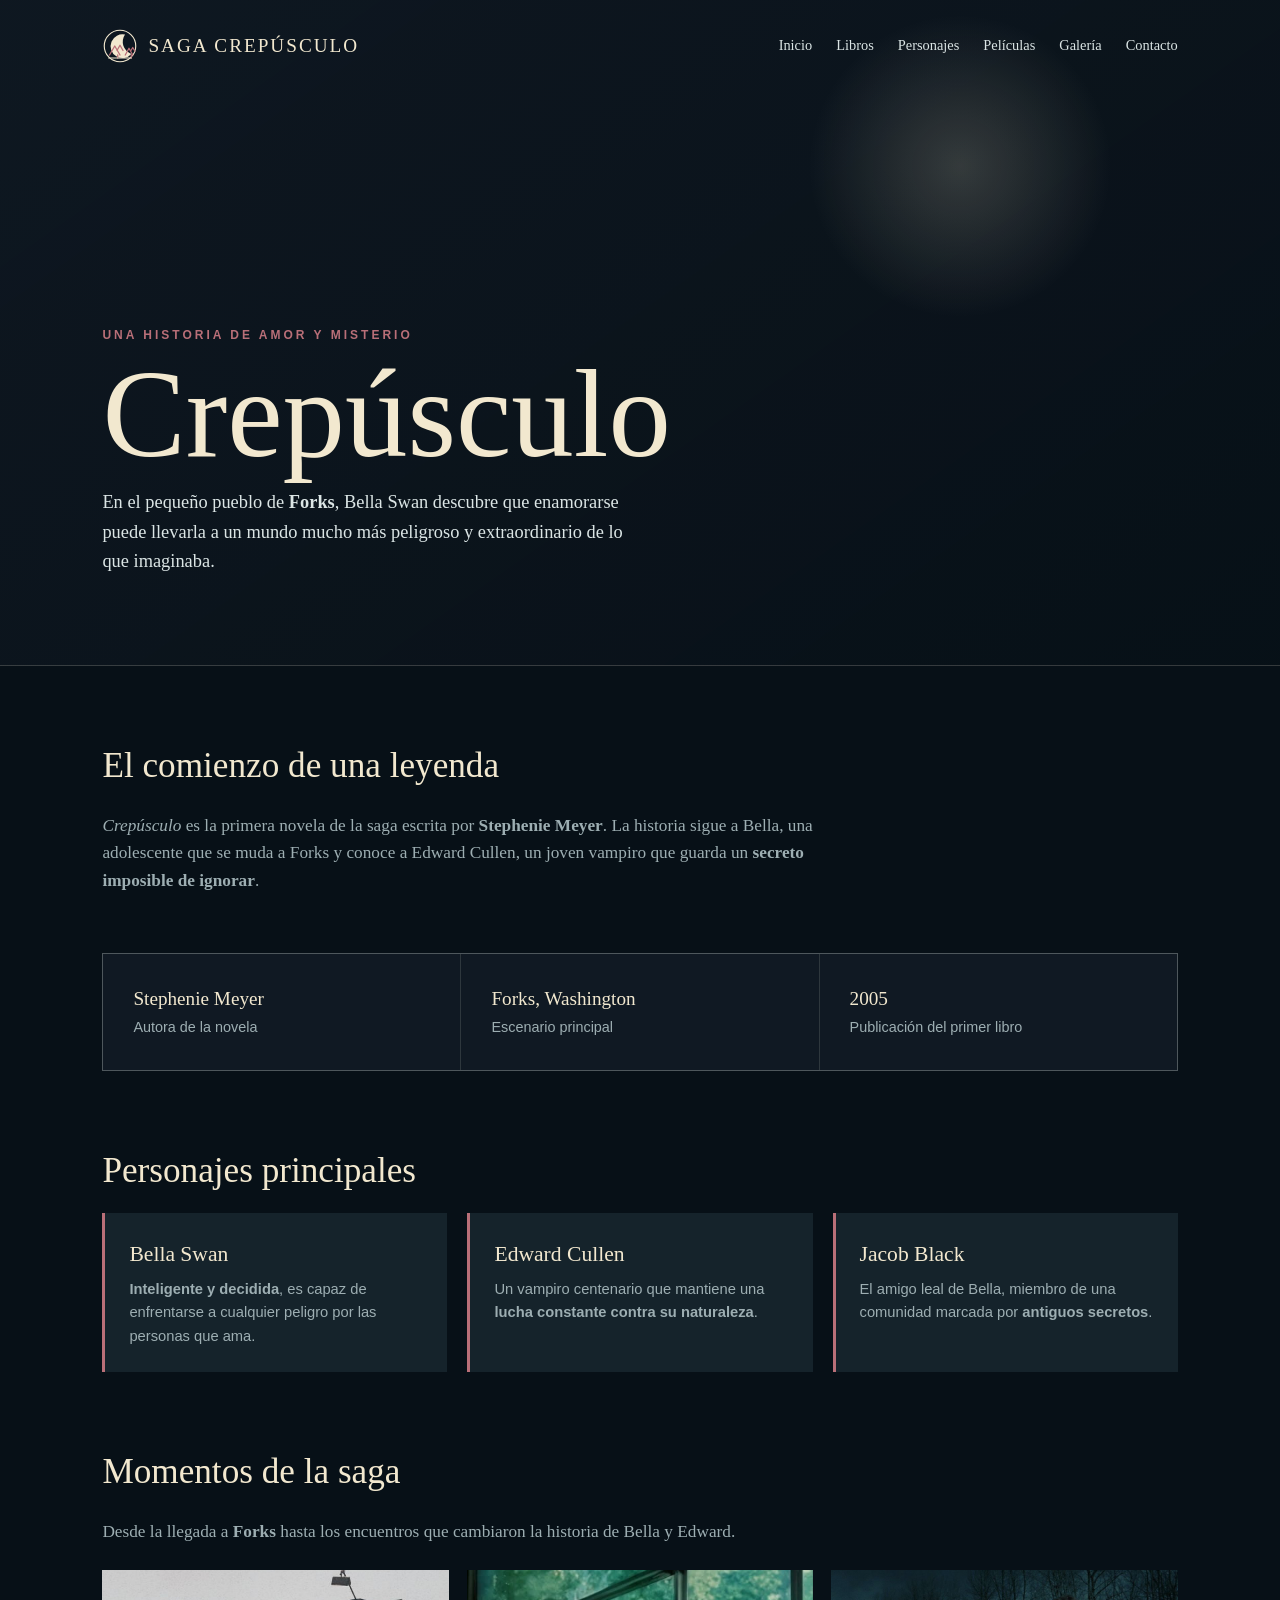
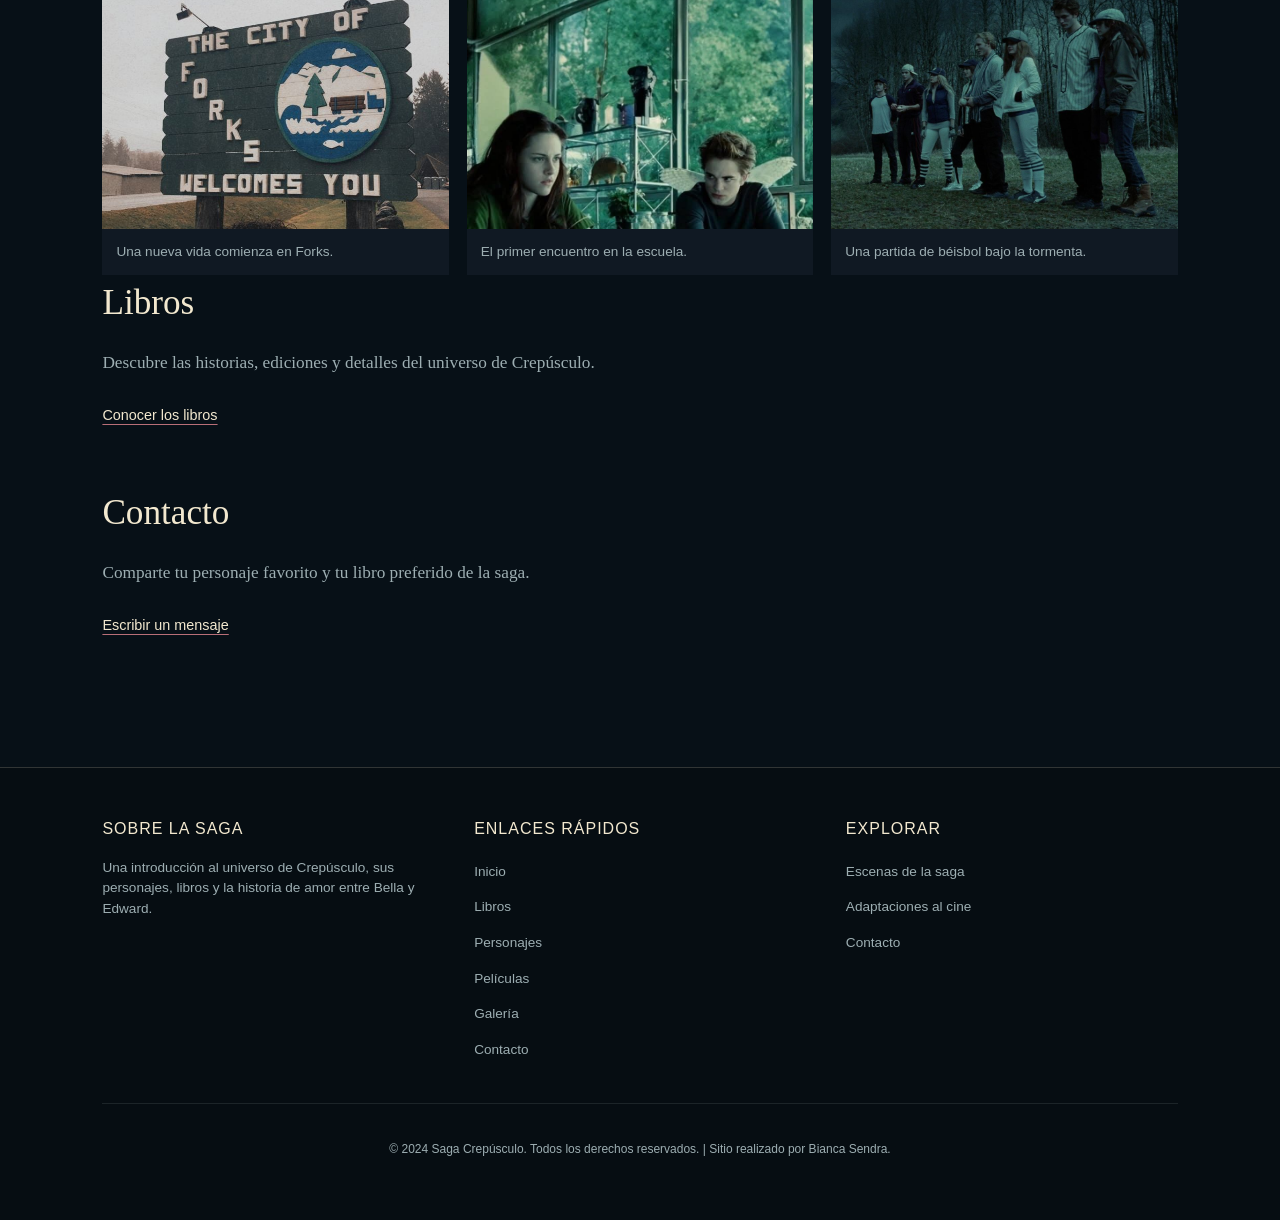
<file: index.html>
<!DOCTYPE html>
<html lang="es">
<head>
   
   
    <meta charset="UTF-8">
    <meta name="viewport" content="width=device-width, initial-scale=1.0">
    <meta name="description" content="Una introducción al universo de Crepúsculo, sus personajes y sus libros.">
    <title>Crepúsculo | Una historia de amor y misterio</title>
    <link rel="stylesheet" href="index.css">
</head>
<body>
    <header>
        <nav aria-label="Navegacion principal">
            <a class="brand" href="index.html"><img class="brand-logo" src="imagenes/logo-saga.svg" alt="">Saga Crepúsculo</a>
            <div class="nav-links">
                <a href="index.html">Inicio</a>
                <a href="libros.html">Libros</a>
                <a href="personajes.html">Personajes</a>
                <a href="peliculas.html#peliculas">Películas</a>
                <a href="galeria.html">Galería</a>
                <a href="contact.html">Contacto</a>
            </div>
        </nav>

        <div class="hero">
            <div class="eyebrow">Una historia de amor y misterio</div>
            <h1>Crepúsculo</h1>
            <p>En el pequeño pueblo de <strong>Forks</strong>, Bella Swan descubre que enamorarse puede llevarla a un mundo mucho más peligroso y extraordinario de lo que imaginaba.</p>
        </div>
    </header>

    <main>
        <section id="inicio" class="intro">
            <h2>El comienzo de una leyenda</h2>
            <p><em>Crepúsculo</em> es la primera novela de la saga escrita por <strong>Stephenie Meyer</strong>. La historia sigue a Bella, una adolescente que se muda a Forks y conoce a Edward Cullen, un joven vampiro que guarda un <strong>secreto imposible de ignorar</strong>.</p>
        </section>

        <section class="facts" aria-label="Datos de la saga">
            <div class="fact"><strong>Stephenie Meyer</strong><span>Autora de la novela</span></div>
            <div class="fact"><strong>Forks, Washington</strong><span>Escenario principal</span></div>
            <div class="fact"><strong>2005</strong><span>Publicación del primer libro</span></div>
        </section>

        <section id="personajes" class="characters">
            <h2>Personajes principales</h2>
            <div class="character-list">
                <article class="character">
                    <h3>Bella Swan</h3>
                    <p><strong>Inteligente y decidida</strong>, es capaz de enfrentarse a cualquier peligro por las personas que ama.</p>
                </article>
                <article class="character">
                    <h3>Edward Cullen</h3>
                    <p>Un vampiro centenario que mantiene una <strong>lucha constante contra su naturaleza</strong>.</p>
                </article>
                <article class="character">
                    <h3>Jacob Black</h3>
                    <p>El amigo leal de Bella, miembro de una comunidad marcada por <strong>antiguos secretos</strong>.</p>
                </article>
            </div>
        </section>

        <section id="galeria" class="home-gallery">
            <div class="home-gallery-heading">
                <h2><a href="galeria.html">Momentos de la saga</a></h2>
                <p>Desde la llegada a <strong>Forks</strong> hasta los encuentros que cambiaron la historia de Bella y Edward.</p>
            </div>
            <div class="home-gallery-grid">
                <figure>
                    <img src="imagenes/momento6.jpg" alt="Cartel de bienvenida a Forks" loading="lazy">
                    <figcaption>Una nueva vida comienza en Forks.</figcaption>
                </figure>
                <figure>
                    <img src="imagenes/momento13.jpg" alt="Bella y Edward en su primera clase de Biología" loading="lazy">
                    <figcaption>El primer encuentro en la escuela.</figcaption>
                </figure>
                <figure>
                    <img src="imagenes/momento10.jpg" alt="La familia Cullen juega béisbol en el bosque" loading="lazy">
                    <figcaption>Una partida de béisbol bajo la tormenta.</figcaption>
                </figure>
            </div>
        </section>

        <section id="libros" class="intro">
            <h2>Libros</h2>
            <p>Descubre las historias, ediciones y detalles del universo de Crepúsculo.</p>
            <a class="section-link" href="libros.html">Conocer los libros</a>
        </section>

        <section id="contacto" class="intro">
            <h2>Contacto</h2>
            <p>Comparte tu personaje favorito y tu libro preferido de la saga.</p>
            <a class="section-link" href="contact.html">Escribir un mensaje</a>
        </section>
    </main>

    <footer>
        <div class="footer-container">
            <div class="footer-section">
                <h3>Sobre la Saga</h3>
                <p>Una introducción al universo de Crepúsculo, sus personajes, libros y la historia de amor entre Bella y Edward.</p>
            </div>

            <div class="footer-section">
                <h3>Enlaces Rápidos</h3>
                <ul>
                    <li><a href="index.html">Inicio</a></li>
                    <li><a href="libros.html">Libros</a></li>
                    <li><a href="personajes.html">Personajes</a></li>
                    <li><a href="peliculas.html#peliculas">Películas</a></li>
                    <li><a href="galeria.html">Galería</a></li>
                    <li><a href="contact.html">Contacto</a></li>
                </ul>
            </div>

            <div class="footer-section">
                <h3>Explorar</h3>
                <ul>
                    <li><a href="galeria.html">Escenas de la saga</a></li>
                    <li><a href="peliculas.html#peliculas">Adaptaciones al cine</a></li>
                    <li><a href="contact.html">Contacto</a></li>
                </ul>
            </div>
        </div>

        <div class="footer-bottom">
            <p>&copy; 2024 Saga Crepúsculo. Todos los derechos reservados. | Sitio realizado por Bianca Sendra.</p>
        </div>
    </footer>
</body>
</html>
</file>
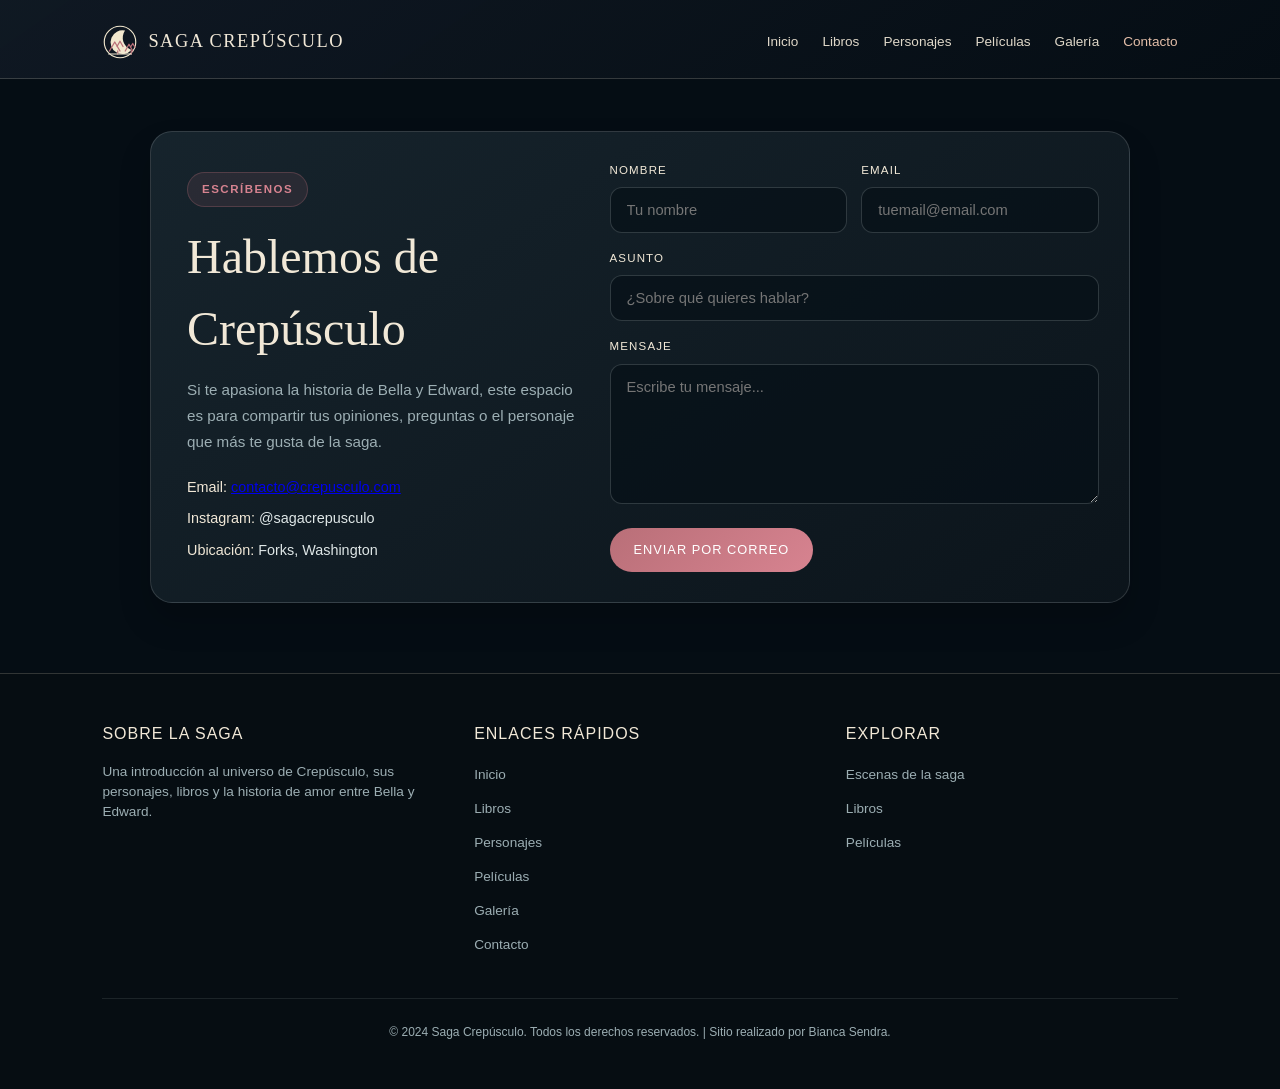
<file: contact.html>
<!DOCTYPE html>
<html lang="es">
<head>
    <meta charset="UTF-8">
    <meta name="viewport" content="width=device-width, initial-scale=1.0">
    <meta name="description" content="Contacto de la saga Crepúsculo.">
    <title>Contacto | Saga Crepúsculo</title>
    <link rel="stylesheet" href="contact.css">
</head>
<body>
    <header>
        <nav aria-label="Navegación principal">
            <a class="brand" href="index.html"><img class="brand-logo" src="imagenes/logo-saga.svg" alt="">Saga Crepúsculo</a>
            <div class="nav-links">
                <a href="index.html">Inicio</a>
                <a href="libros.html">Libros</a>
                <a href="personajes.html">Personajes</a>
                <a href="peliculas.html">Películas</a>
                <a href="galeria.html">Galería</a>
                <a href="contact.html" aria-current="page">Contacto</a>
            </div>
        </nav>
    </header>

    <main>
        <section class="contact-card" aria-label="Formulario de contacto">
            <div class="contact-info">
                <span class="contact-badge">Escríbenos</span>
                <h1>Hablemos de Crepúsculo</h1>
                <p>Si te apasiona la historia de Bella y Edward, este espacio es para compartir tus opiniones, preguntas o el personaje que más te gusta de la saga.</p>

                <div class="contact-details">
                    <div class="contact-item"><strong>Email:</strong> <a href="mailto:contacto@crepusculo.com">contacto@crepusculo.com</a></div>
                    <div class="contact-item"><strong>Instagram:</strong> @sagacrepusculo</div>
                    <div class="contact-item"><strong>Ubicación:</strong> Forks, Washington</div>
                </div>
            </div>

            <form class="contact-form" action="mailto:contacto@crepusculo.com" method="post" enctype="text/plain">
                <div class="field-row">
                    <div>
                        <label for="nombre">Nombre</label>
                        <input id="nombre" name="nombre" type="text" placeholder="Tu nombre" required>
                    </div>
                    <div>
                        <label for="email">Email</label>
                        <input id="email" name="email" type="email" placeholder="tuemail@email.com" required>
                    </div>
                </div>

                <div>
                    <label for="asunto">Asunto</label>
                    <input id="asunto" name="asunto" type="text" placeholder="¿Sobre qué quieres hablar?" required>
                </div>

                <div>
                    <label for="mensaje">Mensaje</label>
                    <textarea id="mensaje" name="mensaje" placeholder="Escribe tu mensaje..." required></textarea>
                </div>

                <button class="submit-button" type="submit">Enviar por correo</button>
            </form>
        </section>
    </main>

    <footer>
        <div class="footer-container">
            <div class="footer-section">
                <h3>Sobre la Saga</h3>
                <p>Una introducción al universo de Crepúsculo, sus personajes, libros y la historia de amor entre Bella y Edward.</p>
            </div>

            <div class="footer-section">
                <h3>Enlaces Rápidos</h3>
                <ul>
                    <li><a href="index.html">Inicio</a></li>
                    <li><a href="libros.html">Libros</a></li>
                    <li><a href="personajes.html">Personajes</a></li>
                    <li><a href="peliculas.html#peliculas">Películas</a></li>
                    <li><a href="galeria.html">Galería</a></li>
                    <li><a href="contact.html">Contacto</a></li>
                </ul>
            </div>

            <div class="footer-section">
                <h3>Explorar</h3>
                <ul>
                    <li><a href="galeria.html">Escenas de la saga</a></li>
                    <li><a href="libros.html">Libros</a></li>
                    <li><a href="peliculas.html#peliculas">Películas</a></li>
                </ul>
            </div>
        </div>

        <div class="footer-bottom">
            <p>&copy; 2024 Saga Crepúsculo. Todos los derechos reservados. | Sitio realizado por Bianca Sendra.</p>
        </div>
    </footer>
</body>
</html>
</file>
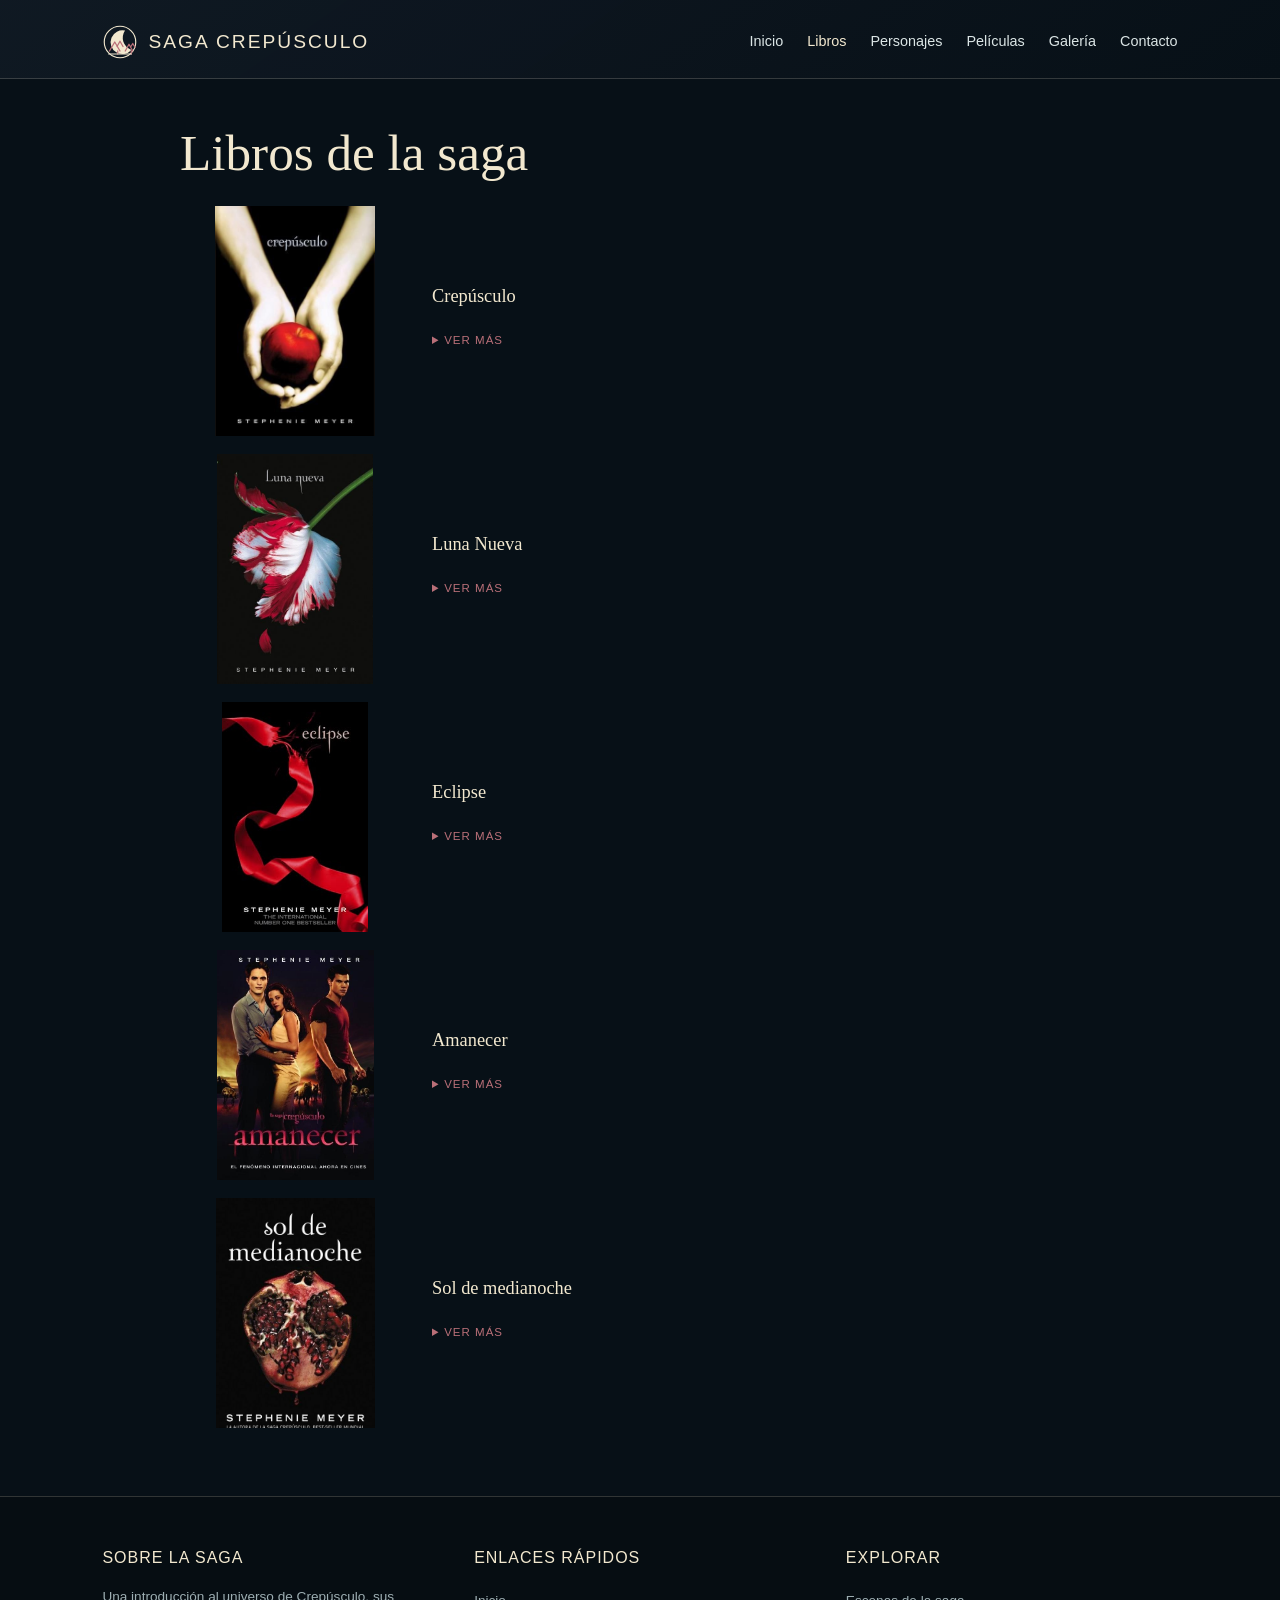
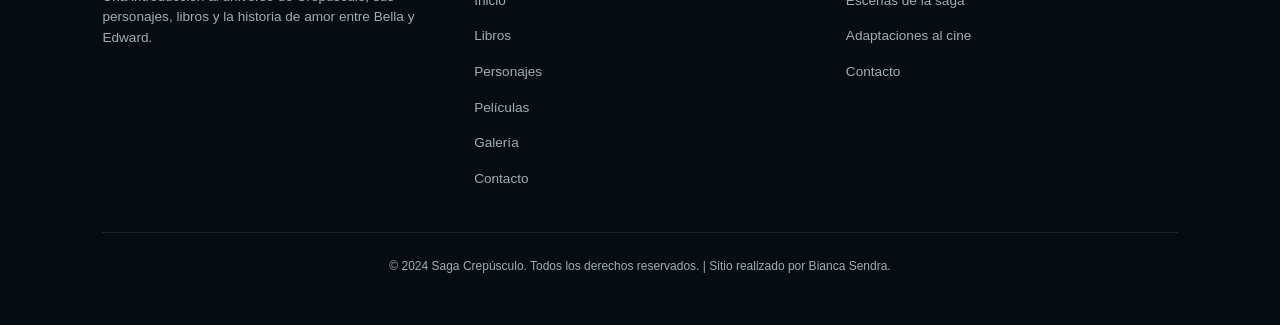
<file: libros.html>
<!DOCTYPE html>
<html lang="es">
<head>
    <meta charset="UTF-8">
    <meta name="viewport" content="width=device-width, initial-scale=1.0">
    <meta name="description" content="Los libros de la saga Crepúsculo.">
    <title>Libros | Saga Crepúsculo</title>
    <link rel="stylesheet" href="libros.css">
</head>
<body>
    <header>
        <nav aria-label="Navegacion principal">
            <a class="brand" href="index.html"><img class="brand-logo" src="imagenes/logo-saga.svg" alt="">Saga Crepúsculo</a>
            <div class="nav-links">
                <a href="index.html">Inicio</a>
                <a href="libros.html" aria-current="page">Libros</a>
                <a href="personajes.html">Personajes</a>
                <a href="peliculas.html#peliculas">Películas</a>
                <a href="galeria.html">Galería</a>
                <a href="contact.html">Contacto</a>
            </div>
        </nav>
    </header>

    <main>
        <h1>Libros de la saga</h1>
        <section class="book-list" aria-label="Libros de la saga Crepusculo">
            <article class="book" id="crepusculo">
                <div class="book-cover" aria-hidden="true" role="img" aria-label="Portada del libro Crepusculo"></div>
                <div class="book-content">
                    <h2>Crepúsculo</h2>
                    <details class="book-details">
                        <summary>Ver más</summary>
                        <p><strong>La primera novela de Stephenie Meyer</strong> narra la historia de Bella Swan, una adolescente que se enamora de Edward Cullen, un vampiro que intenta llevar una vida diferente. Su romance se ve amenazado por los peligros del mundo sobrenatural.</p>
                    </details>
                </div>
            </article>
            <article class="book" id="luna-nueva">
                <div class="book-cover" aria-hidden="true" role="img" aria-label="Portada del libro Luna Nueva"></div>
                <div class="book-content">
                    <h2>Luna Nueva</h2>
                    <details class="book-details">
                        <summary>Ver más</summary>
                        <p><strong>El segundo libro de la saga</strong> sigue a Bella después de la partida de Edward Cullen. En medio del dolor, fortalece su amistad con Jacob Black, pero nuevos secretos y peligros del mundo sobrenatural cambiarán su vida para siempre.</p>
                    </details>
                </div>
            </article>
            <article class="book" id="eclipse">
                <div class="book-cover" aria-hidden="true" role="img" aria-label="Portada del libro Eclipse"></div>
                <div class="book-content">
                    <h2>Eclipse</h2>
                    <details class="book-details">
                        <summary>Ver más</summary>
                        <p><strong>El tercer libro</strong> enfrenta a Bella con una decisión entre su amor por Edward Cullen y la amistad que la une a Jacob Black. Una nueva amenaza pone en peligro a quienes ama, y vampiros y hombres lobo deberán unir fuerzas.</p>
                    </details>
                </div>
            </article>
            <article class="book" id="amanecer">
                <div class="book-cover" aria-hidden="true" role="img" aria-label="Portada del libro Amanecer"></div>
                <div class="book-content">
                    <h2>Amanecer</h2>
                    <details class="book-details">
                        <summary>Ver más</summary>
                        <p><strong>El cuarto y último libro de la saga</strong> acompaña a Bella Swan y Edward Cullen en una nueva etapa juntos. Acontecimientos inesperados desencadenan un conflicto que amenaza a su familia y reúne a viejos aliados en una decisión crucial.</p>
                    </details>
                </div>
            </article>
            <article class="book" id="sol-de-medianoche">
                <div class="book-cover" aria-hidden="true" role="img" aria-label="Portada del libro Sol de medianoche"></div>
                <div class="book-content">
                    <h2>Sol de medianoche</h2>
                    <details class="book-details">
                        <summary>Ver más</summary>
                        <p><strong>La historia de Crepúsculo desde la perspectiva de Edward Cullen</strong> permite conocer sus sentimientos, sus dudas y su visión de la relación con Bella, además de aspectos de su mundo y su familia que no aparecen en el primer libro.</p>
                    </details>
                </div>
            </article>
        </section>
    </main>

    <footer>
        <div class="footer-container">
            <div class="footer-section">
                <h3>Sobre la Saga</h3>
                <p>Una introducción al universo de Crepúsculo, sus personajes, libros y la historia de amor entre Bella y Edward.</p>
            </div>

            <div class="footer-section">
                <h3>Enlaces Rápidos</h3>
                <ul>
                    <li><a href="index.html">Inicio</a></li>
                    <li><a href="libros.html">Libros</a></li>
                    <li><a href="personajes.html">Personajes</a></li>
                    <li><a href="peliculas.html#peliculas">Películas</a></li>
                    <li><a href="galeria.html">Galería</a></li>
                    <li><a href="index.html#contacto">Contacto</a></li>
                </ul>
            </div>

            <div class="footer-section">
                <h3>Explorar</h3>
                <ul>
                    <li><a href="galeria.html">Escenas de la saga</a></li>
                    <li><a href="peliculas.html#peliculas">Adaptaciones al cine</a></li>
                    <li><a href="contact.html">Contacto</a></li>
                </ul>
            </div>
        </div>

        <div class="footer-bottom">
            <p>&copy; 2024 Saga Crepúsculo. Todos los derechos reservados. | Sitio realizado por Bianca Sendra.</p>
        </div>
    </footer>
</body>
</html>
</file>
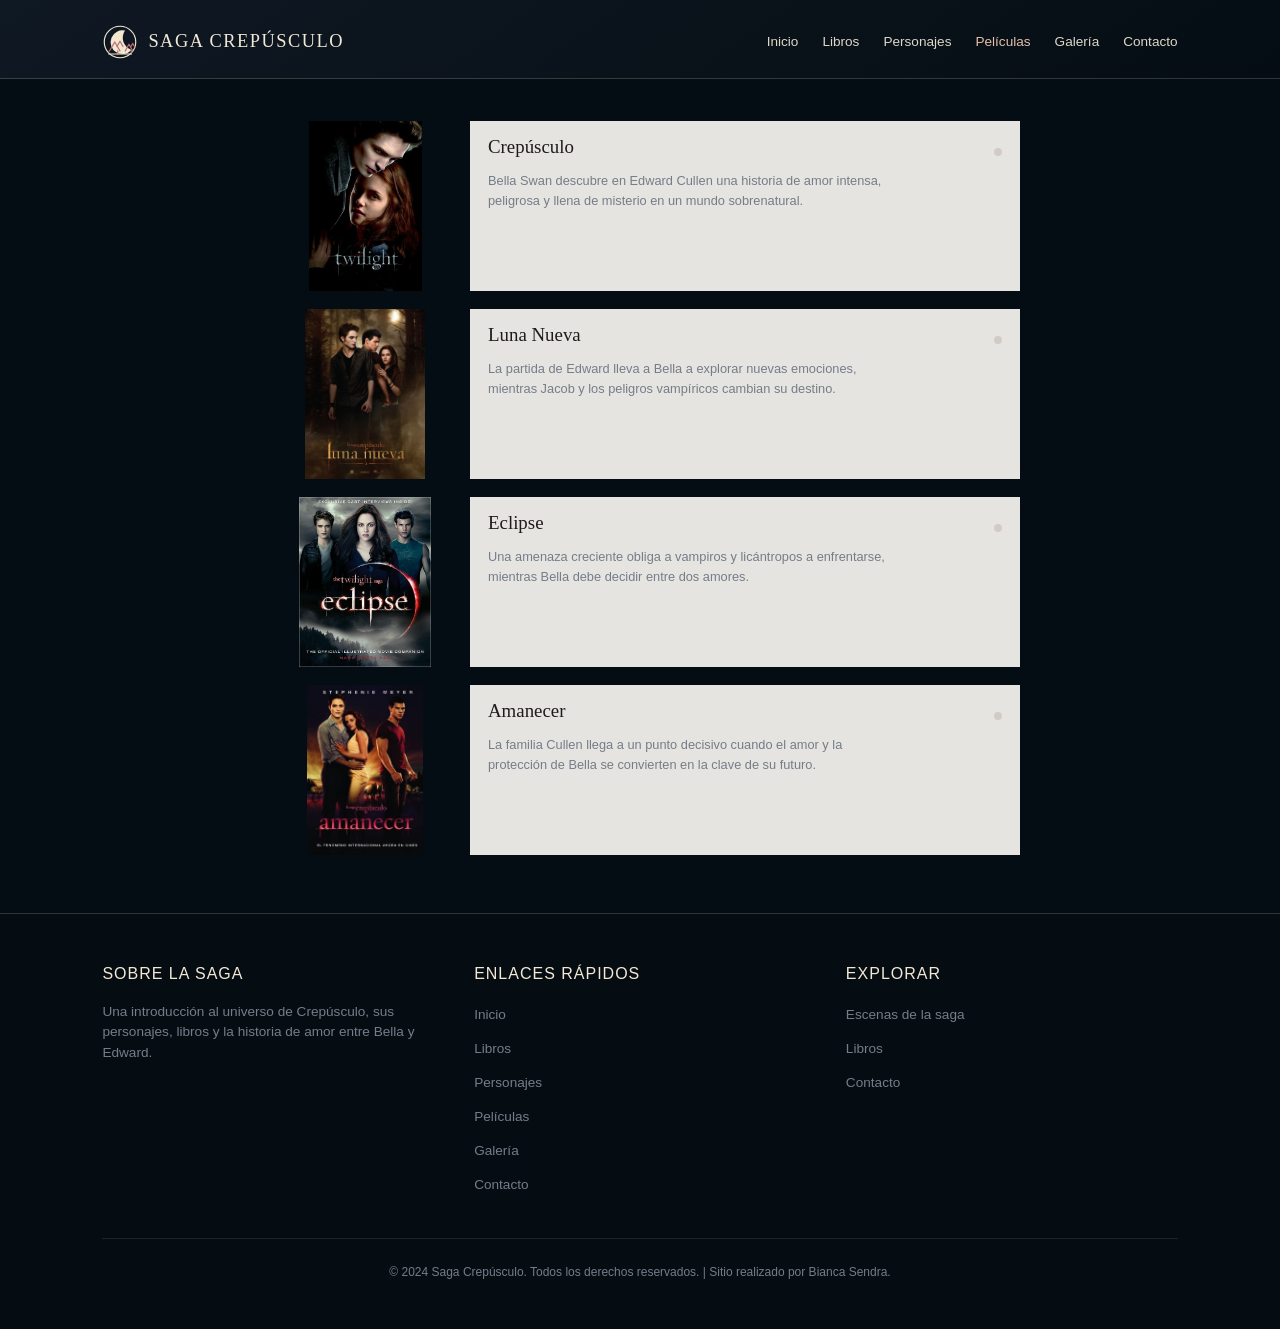
<file: peliculas.html>
<!DOCTYPE html>
<html lang="es">
<head>
    <meta charset="UTF-8">
    <meta name="viewport" content="width=device-width, initial-scale=1.0">
    <meta name="description" content="Películas de la saga Crepúsculo.">
    <title>Películas | Saga Crepúsculo</title>
    <link rel="stylesheet" href="peliculas.css">
</head>
<body>
    <header>
        <nav aria-label="Navegación principal">
            <a class="brand" href="index.html"><img class="brand-logo" src="imagenes/logo-saga.svg" alt="">Saga Crepúsculo</a>
            <div class="nav-links">
                <a href="index.html">Inicio</a>
                <a href="libros.html">Libros</a>
                <a href="personajes.html">Personajes</a>
                <a href="peliculas.html" aria-current="page">Películas</a>
                <a href="galeria.html">Galería</a>
                <a href="contact.html">Contacto</a>
            </div>
        </nav>
    </header>

    <main id="peliculas">
        <section class="movie-list" aria-label="Películas de la saga Crepúsculo">
            <article class="movie-card">
                <div class="movie-poster twilight" aria-hidden="true"></div>
                <div class="movie-content">
                    <div class="movie-header">
                        <h2>Crepúsculo</h2>
                        <span class="movie-tag" aria-hidden="true"></span>
                    </div>
                    <p>Bella Swan descubre en Edward Cullen una historia de amor intensa, peligrosa y llena de misterio en un mundo sobrenatural.</p>
                </div>
            </article>

            <article class="movie-card">
                <div class="movie-poster new-moon" aria-hidden="true"></div>
                <div class="movie-content">
                    <div class="movie-header">
                        <h2>Luna Nueva</h2>
                        <span class="movie-tag" aria-hidden="true"></span>
                    </div>
                    <p>La partida de Edward lleva a Bella a explorar nuevas emociones, mientras Jacob y los peligros vampíricos cambian su destino.</p>
                </div>
            </article>

            <article class="movie-card">
                <div class="movie-poster eclipse" aria-hidden="true"></div>
                <div class="movie-content">
                    <div class="movie-header">
                        <h2>Eclipse</h2>
                        <span class="movie-tag" aria-hidden="true"></span>
                    </div>
                    <p>Una amenaza creciente obliga a vampiros y licántropos a enfrentarse, mientras Bella debe decidir entre dos amores.</p>
                </div>
            </article>

            <article class="movie-card">
                <div class="movie-poster breaking-dawn" aria-hidden="true"></div>
                <div class="movie-content">
                    <div class="movie-header">
                        <h2>Amanecer</h2>
                        <span class="movie-tag" aria-hidden="true"></span>
                    </div>
                    <p>La familia Cullen llega a un punto decisivo cuando el amor y la protección de Bella se convierten en la clave de su futuro.</p>
                </div>
            </article>
        </section>
    </main>

    <footer>
        <div class="footer-container">
            <div class="footer-section">
                <h3>Sobre la Saga</h3>
                <p>Una introducción al universo de Crepúsculo, sus personajes, libros y la historia de amor entre Bella y Edward.</p>
            </div>

            <div class="footer-section">
                <h3>Enlaces Rápidos</h3>
                <ul>
                    <li><a href="index.html">Inicio</a></li>
                    <li><a href="libros.html">Libros</a></li>
                    <li><a href="personajes.html">Personajes</a></li>
                    <li><a href="peliculas.html#peliculas">Películas</a></li>
                    <li><a href="galeria.html">Galería</a></li>
                    <li><a href="index.html#contacto">Contacto</a></li>
                </ul>
            </div>

            <div class="footer-section">
                <h3>Explorar</h3>
                <ul>
                    <li><a href="galeria.html">Escenas de la saga</a></li>
                    <li><a href="libros.html">Libros</a></li>
                    <li><a href="contact.html">Contacto</a></li>
                </ul>
            </div>
        </div>

        <div class="footer-bottom">
            <p>&copy; 2024 Saga Crepúsculo. Todos los derechos reservados. | Sitio realizado por Bianca Sendra.</p>
        </div>
    </footer>
</body>
</html>
</file>
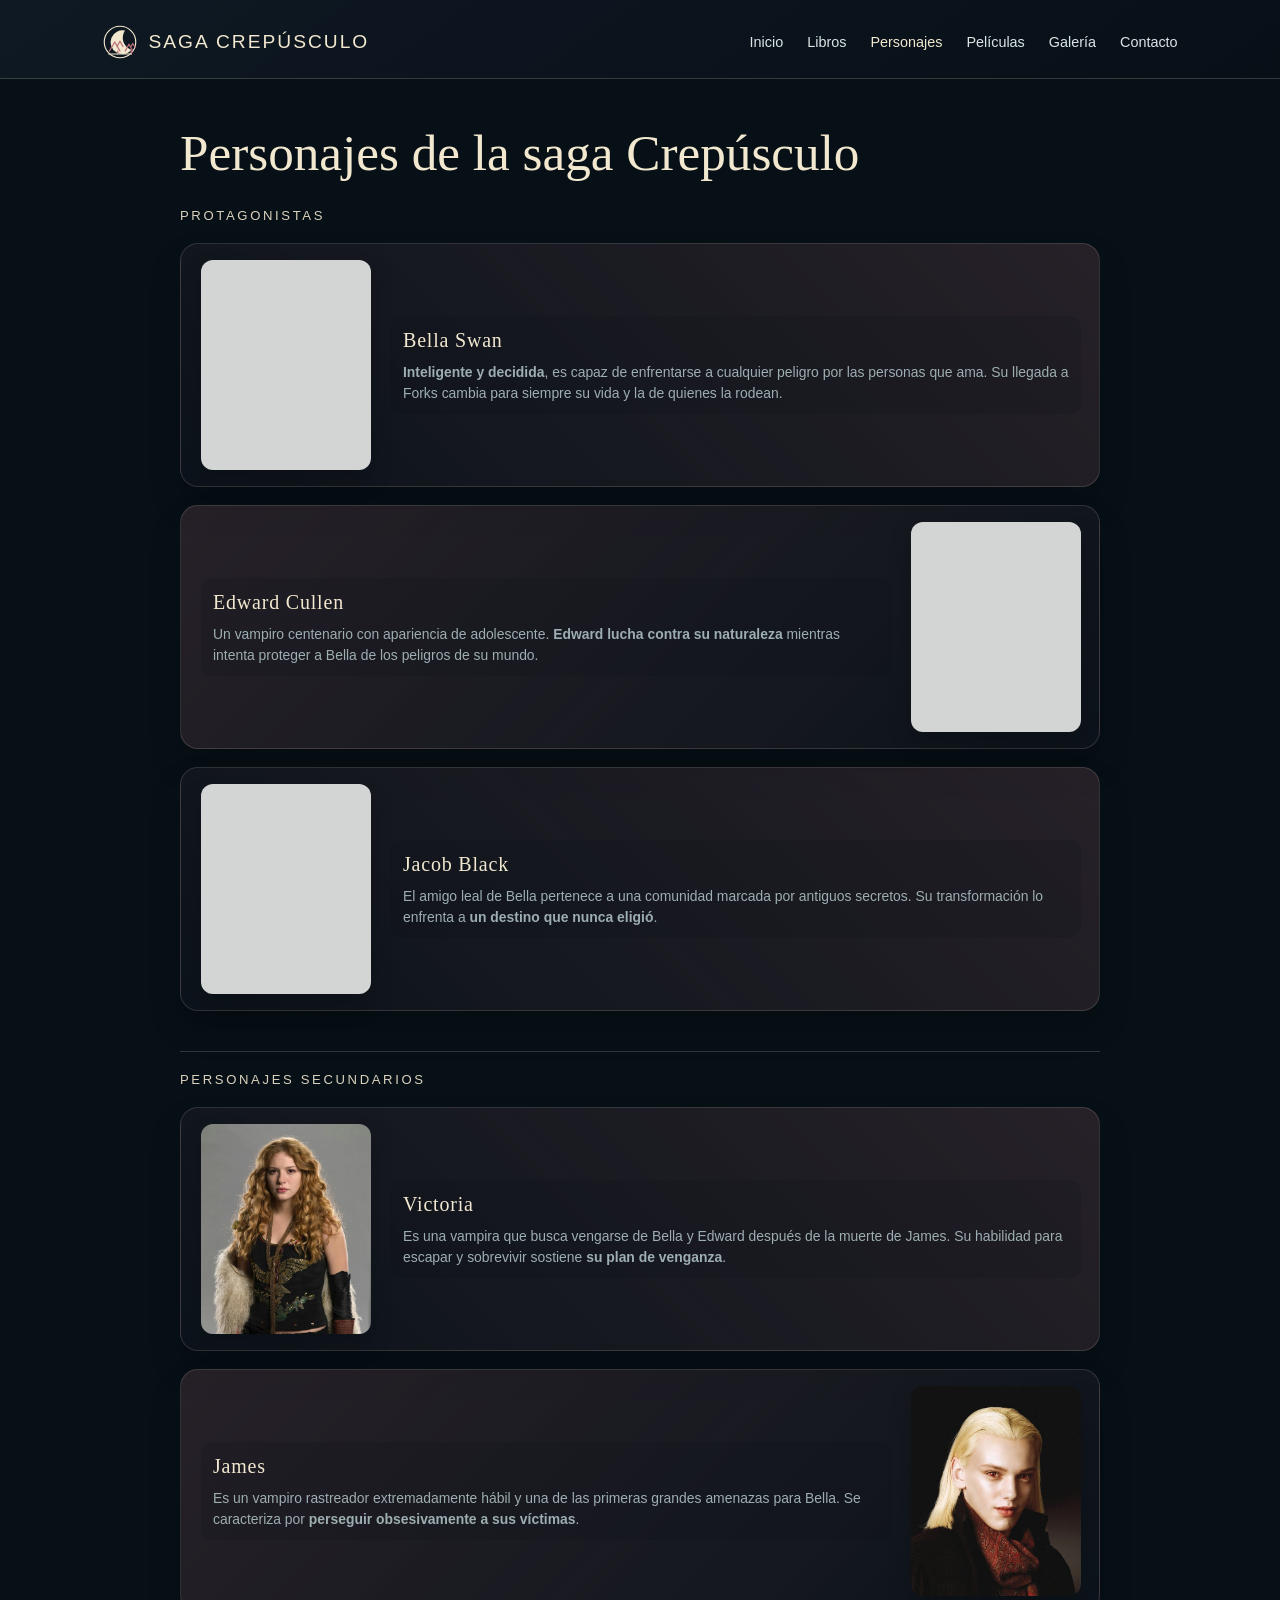
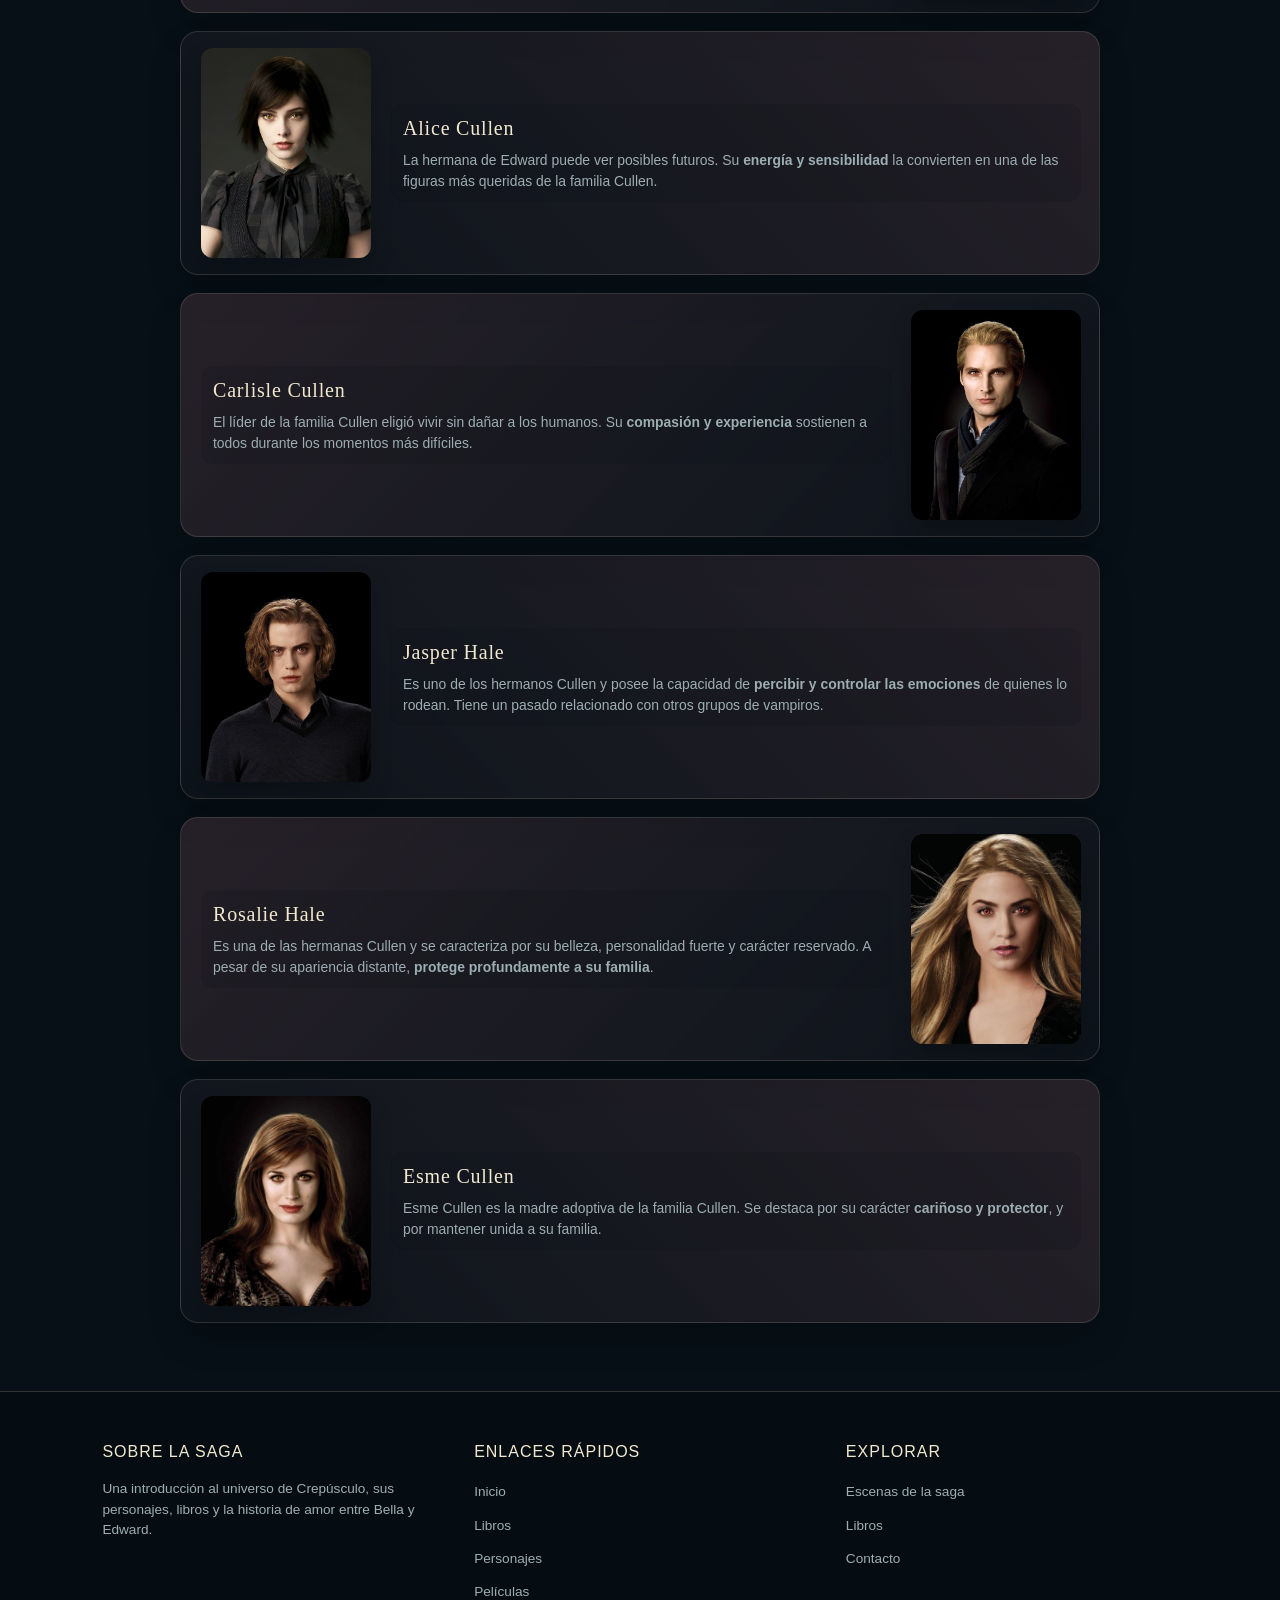
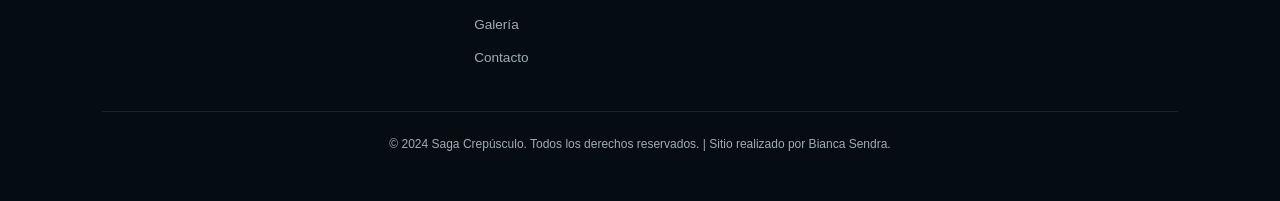
<file: personajes.html>
<!DOCTYPE html>
<html lang="es">
<head>
    <meta charset="UTF-8">
    <meta name="viewport" content="width=device-width, initial-scale=1.0">
    <meta name="description" content="Personajes principales de la saga Crepúsculo.">
    <title>Personajes | Saga Crepúsculo</title>
    <link rel="stylesheet" href="personajes.css">
</head>
<body>
    <header>
        <nav aria-label="Navegacion principal">
            <a class="brand" href="index.html"><img class="brand-logo" src="imagenes/logo-saga.svg" alt="">Saga Crepúsculo</a>
            <div class="nav-links">
                <a href="index.html">Inicio</a>
                <a href="libros.html">Libros</a>
                <a href="personajes.html" aria-current="page">Personajes</a>
                <a href="peliculas.html#peliculas">Películas</a>
                <a href="galeria.html">Galería</a>
                <a href="contact.html">Contacto</a>
            </div>
        </nav>
    </header>

    <main>
        <h1>Personajes de la saga Crepúsculo</h1>
        <section class="character-list" aria-label="Personajes principales">
            <div class="character-group">
                <h2 class="group-title">Protagonistas</h2>
                <article class="character">
                    <div class="character-info">
                        <h2>Bella Swan</h2>
                        <p><strong>Inteligente y decidida</strong>, es capaz de enfrentarse a cualquier peligro por las personas que ama. Su llegada a Forks cambia para siempre su vida y la de quienes la rodean.</p>
                    </div>
                    <div class="portrait" role="img" aria-label="Imagen de Bella Swan"></div>
                </article>
                <article class="character">
                    <div class="character-info">
                        <h2>Edward Cullen</h2>
                        <p>Un vampiro centenario con apariencia de adolescente. <strong>Edward lucha contra su naturaleza</strong> mientras intenta proteger a Bella de los peligros de su mundo.</p>
                    </div>
                    <div class="portrait" role="img" aria-label="Imagen de Edward Cullen"></div>
                </article>
                <article class="character">
                    <div class="character-info">
                        <h2>Jacob Black</h2>
                        <p>El amigo leal de Bella pertenece a una comunidad marcada por antiguos secretos. Su transformación lo enfrenta a <strong>un destino que nunca eligió</strong>.</p>
                    </div>
                    <div class="portrait" role="img" aria-label="Imagen de Jacob Black"></div>
                </article>
            </div>

            <div class="character-group">
                <h2 class="group-title">Personajes secundarios</h2>
                <article class="character">
                    <div class="character-info">
                        <h2>Victoria</h2>
                        <p>Es una vampira que busca vengarse de Bella y Edward después de la muerte de James. Su habilidad para escapar y sobrevivir sostiene <strong>su plan de venganza</strong>.</p>
                    </div>
                    <div class="portrait" role="img" aria-label="Imagen de Victoria" style="            background-image: url('imagenes/victoria.jpg');
"></div>
                </article>
                <article class="character">
                    <div class="character-info">
                        <h2>James</h2>
                        <p>Es un vampiro rastreador extremadamente hábil y una de las primeras grandes amenazas para Bella. Se caracteriza por <strong>perseguir obsesivamente a sus víctimas</strong>.</p>
                    </div>
                    <div class="portrait" role="img" aria-label="Imagen de James" style="            background-image: url('imagenes/james.jpg');
"></div>
                </article>
                <article class="character">
                    <div class="character-info">
                        <h2>Alice Cullen</h2>
                        <p>La hermana de Edward puede ver posibles futuros. Su <strong>energía y sensibilidad</strong> la convierten en una de las figuras más queridas de la familia Cullen.</p>
                    </div>
                    <div class="portrait" role="img" style=" background-image: url('imagenes/alice cullen.jpg');" aria-label="Imagen de Alice Cullen"></div>
                </article>
                <article class="character">
                    <div class="character-info">
                        <h2>Carlisle Cullen</h2>
                        <p>El líder de la familia Cullen eligió vivir sin dañar a los humanos. Su <strong>compasión y experiencia</strong> sostienen a todos durante los momentos más difíciles.</p>
                    </div>
                    <div class="portrait" role="img" aria-label="Imagen de Carlisle Cullen" style="            background-image: url('imagenes/carlisle cullen.jpg');
"></div>
                </article>
                <article class="character">
                    <div class="character-info">
                        <h2>Jasper Hale</h2>
                        <p>Es uno de los hermanos Cullen y posee la capacidad de <strong>percibir y controlar las emociones</strong> de quienes lo rodean. Tiene un pasado relacionado con otros grupos de vampiros.</p>
                    </div>
                    <div class="portrait" role="img" aria-label="Imagen de Jasper Hale" style="            background-image: url('imagenes/jasper hale.jpg');
"></div>
                </article>
                <article class="character">
                    <div class="character-info">
                        <h2>Rosalie Hale</h2>
                        <p>Es una de las hermanas Cullen y se caracteriza por su belleza, personalidad fuerte y carácter reservado. A pesar de su apariencia distante, <strong>protege profundamente a su familia</strong>.</p>
                    </div>
                    <div class="portrait" role="img" aria-label="Imagen de Rosalie Hale" style="            background-image: url('imagenes/rosalie hale.jpg');
"></div>
                </article>
                <article class="character">
                    <div class="character-info">
                        <h2>Esme Cullen</h2>
                        <p>Esme Cullen es la madre adoptiva de la familia Cullen. Se destaca por su carácter <strong>cariñoso y protector</strong>, y por mantener unida a su familia.</p>
                    </div>
                    <div class="portrait" role="img" aria-label="Imagen de Esme Cullen" style="            background-image: url('imagenes/esme cullen.jpg');
"></div>
                </article>
            </div>
        </section>
    </main>

    <footer id="final">
        <div class="footer-container">
            <div class="footer-section">
                <h3>Sobre la Saga</h3>
                <p>Una introducción al universo de Crepúsculo, sus personajes, libros y la historia de amor entre Bella y Edward.</p>
            </div>

            <div class="footer-section">
                <h3>Enlaces Rápidos</h3>
                <ul>
                    <li><a href="index.html">Inicio</a></li>
                    <li><a href="libros.html">Libros</a></li>
                    <li><a href="personajes.html">Personajes</a></li>
                    <li><a href="peliculas.html#peliculas">Películas</a></li>
                    <li><a href="galeria.html">Galería</a></li>
                    <li><a href="index.html#contacto">Contacto</a></li>
                </ul>
            </div>

            <div class="footer-section">
                <h3>Explorar</h3>
                <ul>
                    <li><a href="galeria.html">Escenas de la saga</a></li>
                    <li><a href="libros.html">Libros</a></li>
                    <li><a href="contact.html">Contacto</a></li>
                </ul>
            </div>
        </div>

        <div class="footer-bottom">
            <p>&copy; 2024 Saga Crepúsculo. Todos los derechos reservados. | Sitio realizado por Bianca Sendra.</p>
        </div>
    </footer>
</body>
</html>
</file>
<file: index.css>
:root {
    --night: #101923;
    --deep-night: #071017;
    --mist: #dbe5e5;
    --moon: #f2e8cf;
    --rose: #b96f78;
    --muted: #9daeb2;
}

* { box-sizing: border-box; }

body {
    margin: 0;
    color: var(--mist);
    background: var(--deep-night);
    font-family: Georgia, 'Times New Roman', serif;
    line-height: 1.6;
}

header {
    min-height: 74vh;
    padding: 28px 8vw 70px;
    display: flex;
    flex-direction: column;
    justify-content: space-between;
    background: radial-gradient(circle at 75% 25%, rgba(242, 232, 207, .18), transparent 14%),
        linear-gradient(145deg, rgba(16, 25, 35, .82), rgba(7, 16, 23, .97)),
        url('https://images.unsplash.com/photo-1511497584788-876760111969?auto=format&fit=crop&w=1800&q=85') center/cover;
    border-bottom: 1px solid rgba(242, 232, 207, .18);
}

nav {
    display: flex;
    justify-content: space-between;
    align-items: center;
    gap: 24px;
}

.brand {
    display: inline-flex;
    align-items: center;
    gap: 10px;
    color: var(--moon);
    font-size: 1.2rem;
    letter-spacing: 2px;
    text-transform: uppercase;
}

.brand-logo {
    width: 36px;
    height: 36px;
    flex: 0 0 auto;
}

nav a {
    color: var(--mist);
    text-decoration: none;
    font-size: .9rem;
}

nav a:hover { color: var(--moon); }

.nav-links {
    display: flex;
    align-items: center;
    gap: 24px;
    white-space: nowrap;
}

.hero { max-width: 680px; }

.eyebrow {
    color: var(--rose);
    font-family: Arial, sans-serif;
    font-size: .75rem;
    font-weight: bold;
    letter-spacing: 3px;
    text-transform: uppercase;
}

h1 {
    margin: 12px 0 18px;
    color: var(--moon);
    font-size: clamp(3.5rem, 10vw, 7.8rem);
    font-weight: normal;
    line-height: .9;
}

.hero p { max-width: 530px; color: var(--mist); font-size: 1.15rem; }

main { padding: 72px 8vw; }

.intro {
    max-width: 760px;
    margin-bottom: 58px;
}

h2 { margin: 0 0 14px; color: var(--moon); font-size: 2.2rem; font-weight: normal; }

.intro p { color: var(--muted); font-size: 1.08rem; }

.section-link {
    display: inline-block;
    margin-top: 10px;
    color: var(--moon);
    font-family: Arial, sans-serif;
    font-size: .9rem;
    text-decoration-color: var(--rose);
    text-underline-offset: 4px;
}

.home-gallery { margin-top: 72px; }
.home-gallery-heading { max-width: 760px; margin-bottom: 24px; }
.home-gallery-heading h2 a { color: inherit; text-decoration: none; }
.home-gallery-heading h2 a:hover { color: var(--rose); }
.home-gallery-heading p { color: var(--muted); font-size: 1.08rem; }

.home-gallery-grid {
    display: grid;
    grid-template-columns: repeat(3, minmax(0, 1fr));
    gap: 18px;
}

.home-gallery-grid figure { margin: 0; background: var(--night); }
.home-gallery-grid img { display: block; width: 100%; aspect-ratio: 4 / 3; object-fit: cover; }
.home-gallery-grid figcaption { padding: 12px 14px; color: var(--muted); font-family: Arial, sans-serif; font-size: .85rem; }

.facts {
    display: grid;
    grid-template-columns: repeat(3, 1fr);
    gap: 1px;
    background: rgba(219, 229, 229, .18);
    border: 1px solid rgba(219, 229, 229, .18);
}

.fact { padding: 30px; background: var(--night); }
.fact strong { display: block; color: var(--moon); font-size: 1.2rem; font-weight: normal; }
.fact span { color: var(--muted); font-family: Arial, sans-serif; font-size: .9rem; }

.characters { margin-top: 72px; }

.character-list {
    display: grid;
    grid-template-columns: repeat(3, 1fr);
    gap: 20px;
}

.character {
    padding: 24px;
    border-left: 3px solid var(--rose);
    background: #15232b;
}

.character h3 { margin: 0 0 6px; color: var(--moon); font-size: 1.35rem; font-weight: normal; }
.character p { margin: 0; color: var(--muted); font-family: Arial, sans-serif; font-size: .92rem; }

footer {
    padding: 48px 8vw;
    background: #060d12;
    border-top: 1px solid rgba(242, 232, 207, .18);
    font-family: Arial, sans-serif;
}

.footer-container {
    display: grid;
    grid-template-columns: repeat(3, 1fr);
    gap: 40px;
    max-width: 1200px;
    margin: 0 auto;
}

.footer-section h3 {
    color: var(--moon);
    font-size: 1rem;
    font-weight: normal;
    margin: 0 0 16px;
    text-transform: uppercase;
    letter-spacing: 1px;
}

.footer-section p {
    color: var(--muted);
    font-size: .85rem;
    margin: 0 0 12px;
    line-height: 1.5;
}

.footer-section ul {
    list-style: none;
    padding: 0;
    margin: 0;
}

.footer-section li {
    margin-bottom: 10px;
}

.footer-section a {
    color: var(--muted);
    text-decoration: none;
    font-size: .85rem;
    transition: color 0.3s ease;
}

.footer-section a:hover {
    color: var(--moon);
}

.social-links {
    display: flex;
    gap: 16px;
    margin-top: 12px;
}

.social-links a {
    display: inline-flex;
    align-items: center;
    justify-content: center;
    width: 36px;
    height: 36px;
    background: rgba(219, 229, 229, .1);
    border-radius: 50%;
    color: var(--muted);
    text-decoration: none;
    transition: all 0.3s ease;
}

.social-links a:hover {
    background: rgba(185, 111, 120, .3);
    color: var(--rose);
}

.footer-bottom {
    border-top: 1px solid rgba(219, 229, 229, .1);
    margin-top: 32px;
    padding-top: 24px;
    text-align: center;
    color: var(--muted);
    font-size: .75rem;
}

@media (max-width: 700px) {
    header { min-height: 82vh; padding: 22px 7vw 48px; }
    nav a { display: none; }
    h1 { font-size: 4.5rem; }
    main { padding: 52px 7vw; }
    .facts, .character-list, .home-gallery-grid { grid-template-columns: 1fr; }
    footer { padding: 32px 7vw; }
    .footer-container { grid-template-columns: 1fr; gap: 24px; }
}

/* Usuario logueado en el menú */
.nav-user {
    color: var(--muted, #9caeb3);
    font-family: Arial, sans-serif;
    font-size: .85rem;
}
</file>
<file: contact.css>
:root {
    --ink: #050d14;
    --panel: #121a22;
    --card: #17252e;
    --title: #f1e8d7;
    --text: #dfe7e7;
    --muted: #9caeb3;
    --accent: #b96f78;
    --accent-strong: #d78390;
    --line: rgba(255,255,255,.14);
}

* { box-sizing: border-box; }

html { scroll-behavior: smooth; }

body {
    margin: 0;
    min-height: 100vh;
    background: var(--ink);
    color: var(--text);
    font-family: Georgia, 'Times New Roman', serif;
    line-height: 1.5;
}

header {
    padding: 24px 8vw 18px;
    border-bottom: 1px solid rgba(242, 232, 207, .18);
    background: linear-gradient(145deg, rgba(16, 25, 35, .96), var(--ink));
}

nav {
    display: flex;
    align-items: center;
    justify-content: space-between;
    gap: 24px;
}

.brand {
    display: inline-flex;
    align-items: center;
    gap: 10px;
    color: var(--title);
    text-decoration: none;
    text-transform: uppercase;
    letter-spacing: 1.5px;
    font-size: 1.15rem;
}

.brand-logo {
    width: 36px;
    height: 36px;
    flex: 0 0 auto;
}

.nav-links {
    display: flex;
    align-items: center;
    gap: 24px;
    white-space: nowrap;
}

.nav-links a {
    color: var(--title);
    text-decoration: none;
    font-family: Arial, sans-serif;
    font-size: .85rem;
    opacity: .92;
}

.nav-links a:hover,
.nav-links a[aria-current="page"] {
    color: #f7ceb6;
}

main {
    width: min(980px, 86vw);
    margin: 0 auto;
    padding: 52px 0 70px;
}

.contact-card {
    display: grid;
    grid-template-columns: 0.9fr 1.1fr;
    gap: 28px;
    padding: 30px;
    border: 1px solid var(--line);
    background: linear-gradient(145deg, rgba(23, 37, 46, 0.96), rgba(12, 21, 28, 0.96));
    border-radius: 22px;
    box-shadow: 0 18px 32px rgba(0,0,0,.18);
}

.contact-info {
    display: flex;
    flex-direction: column;
    justify-content: center;
    padding: 10px 6px;
}

.contact-badge {
    display: inline-block;
    width: fit-content;
    padding: 8px 14px;
    margin-bottom: 14px;
    border: 1px solid rgba(185, 111, 120, .28);
    background: rgba(185, 111, 120, .12);
    border-radius: 999px;
    color: var(--accent-strong);
    font-family: Arial, sans-serif;
    font-size: .72rem;
    font-weight: 700;
    letter-spacing: 1.5px;
    text-transform: uppercase;
}

.contact-info h1 {
    margin: 0 0 12px;
    color: var(--title);
    font-size: clamp(2rem, 4vw, 3rem);
    font-weight: normal;
}

.contact-info p {
    margin: 0 0 22px;
    color: var(--muted);
    font-family: Arial, sans-serif;
    font-size: .95rem;
    line-height: 1.7;
}

.contact-details {
    display: grid;
    gap: 10px;
}

.contact-item {
    color: var(--text);
    font-family: Arial, sans-serif;
    font-size: .9rem;
}

.contact-item strong {
    color: var(--title);
    font-weight: normal;
}

.contact-form {
    display: grid;
    gap: 16px;
}

.field-row {
    display: grid;
    grid-template-columns: repeat(2, minmax(0, 1fr));
    gap: 14px;
}

.contact-form label {
    display: block;
    margin-bottom: 8px;
    color: var(--title);
    font-family: Arial, sans-serif;
    font-size: .72rem;
    letter-spacing: .1em;
    text-transform: uppercase;
}

.contact-form input,
.contact-form textarea {
    width: 100%;
    border: 1px solid rgba(219, 229, 229, .18);
    border-radius: 12px;
    background: rgba(7, 16, 23, .7);
    color: var(--text);
    padding: 14px 16px;
    font-family: Arial, sans-serif;
    font-size: .92rem;
    outline: none;
    transition: border-color .2s ease, box-shadow .2s ease;
}

.contact-form input:focus,
.contact-form textarea:focus {
    border-color: rgba(185, 111, 120, .8);
    box-shadow: 0 0 0 3px rgba(185, 111, 120, .14);
}

.contact-form textarea {
    min-height: 140px;
    resize: vertical;
}

.submit-button {
    justify-self: start;
    border: 0;
    border-radius: 999px;
    padding: 14px 24px;
    background: linear-gradient(135deg, var(--accent), var(--accent-strong));
    color: #fff;
    font-family: Arial, sans-serif;
    font-size: .8rem;
    letter-spacing: 1px;
    text-transform: uppercase;
    cursor: pointer;
    transition: transform .2s ease, box-shadow .2s ease;
}

.submit-button:hover {
    transform: translateY(-1px);
    box-shadow: 0 12px 24px rgba(185, 111, 120, .25);
}

footer {
    padding: 48px 8vw;
    background: #060d12;
    border-top: 1px solid rgba(242, 232, 207, .18);
    font-family: Arial, sans-serif;
}

.footer-container {
    display: grid;
    grid-template-columns: repeat(3, 1fr);
    gap: 40px;
    max-width: 1200px;
    margin: 0 auto;
}

.footer-section h3 {
    margin: 0 0 16px;
    color: var(--title);
    font-size: 1rem;
    font-weight: normal;
    letter-spacing: 1px;
    text-transform: uppercase;
}

.footer-section p,
.footer-section a {
    color: var(--muted);
    font-size: .85rem;
}

.footer-section p {
    margin: 0 0 12px;
    line-height: 1.5;
}

.footer-section ul {
    margin: 0;
    padding: 0;
    list-style: none;
}

.footer-section li {
    margin-bottom: 10px;
}

.footer-section a {
    text-decoration: none;
    transition: color .3s ease;
}

.footer-section a:hover {
    color: var(--title);
}

.social-links {
    display: flex;
    gap: 16px;
    margin-top: 12px;
}

.social-links a {
    display: inline-flex;
    align-items: center;
    justify-content: center;
    width: 36px;
    height: 36px;
    border-radius: 50%;
    background: rgba(219, 229, 229, .1);
    color: var(--muted);
    text-decoration: none;
}

.social-links a:hover {
    color: var(--accent);
    background: rgba(185, 111, 120, .3);
}

.footer-bottom {
    margin-top: 32px;
    padding-top: 24px;
    border-top: 1px solid rgba(219, 229, 229, .1);
    color: var(--muted);
    font-size: .75rem;
    text-align: center;
}

.footer-bottom p {
    margin: 0;
}

@media (max-width: 700px) {
    .nav-links {
        display: none;
    }

    .contact-card {
        grid-template-columns: 1fr;
        padding: 22px 18px;
    }

    .field-row {
        grid-template-columns: 1fr;
    }

    .submit-button {
        justify-self: stretch;
    }

    .footer-container {
        grid-template-columns: 1fr;
        gap: 24px;
    }
}

/* Usuario logueado en el menú */
.nav-user {
    color: var(--muted, #9caeb3);
    font-family: Arial, sans-serif;
    font-size: .85rem;
}

/* Login y registro */
.form-link {
    color: var(--accent-strong);
}

.form-message {
    margin: 0;
    padding: 12px 16px;
    border: 1px solid var(--line);
    border-radius: 12px;
    font-family: Arial, sans-serif;
    font-size: .9rem;
}

.form-message.error {
    border-color: rgba(215, 131, 144, .6);
    background: rgba(185, 111, 120, .15);
    color: #f3c2c9;
}

.form-message.ok {
    border-color: rgba(140, 200, 160, .5);
    background: rgba(140, 200, 160, .12);
    color: #c9ecd4;
}
</file>
<file: libros.css>
:root {
    --ink: #071017;
    --panel: #101923;
    --text: #dbe5e5;
    --title: #f2e8cf;
    --muted: #9daeb2;
    --accent: #b96f78;
}

* { box-sizing: border-box; }

html { scroll-behavior: smooth; }

body {
    min-height: 100vh;
    margin: 0;
    color: var(--text);
    background: var(--ink);
    font-family: Georgia, 'Times New Roman', serif;
    line-height: 1.6;
}

header {
    padding: 24px 8vw 18px;
    border-bottom: 1px solid rgba(242, 232, 207, .18);
    background: linear-gradient(145deg, rgba(16, 25, 35, .96), var(--ink));
}

nav {
    display: flex;
    justify-content: space-between;
    align-items: center;
    gap: 24px;
}

.brand,
nav a {
    color: var(--title);
    text-decoration: none;
}

.brand {
    display: inline-flex;
    align-items: center;
    gap: 10px;
    font-size: 1.2rem;
    letter-spacing: 2px;
    text-transform: uppercase;
}

.brand-logo {
    width: 36px;
    height: 36px;
    flex: 0 0 auto;
}

nav a {
    color: var(--text);
    font-family: Arial, sans-serif;
    font-size: .9rem;
    text-decoration: none;
}

nav a:hover,
nav a[aria-current="page"] { color: var(--title); }

.nav-links {
    display: flex;
    align-items: center;
    gap: 24px;
    white-space: nowrap;
}

main {
    width: min(920px, 84vw);
    margin: 0 auto;
    padding: 48px 0 68px;
}

h1 {
    margin: 0 0 28px;
    color: var(--title);
    font-size: clamp(2rem, 5vw, 3.2rem);
    font-weight: normal;
    line-height: 1;
}

.book-list {
    display: grid;
    gap: 18px;
}

.book {
    display: grid;
    grid-template-columns: 230px 1fr;
    gap: 22px;
    min-height: 230px;
    align-items: center;
}

.book-cover {
    min-height: 230px;
    background: transparent;
    border: 0;
    background-position: center;
    background-size: contain;
    background-repeat: no-repeat;
    align-self: center;
}

.book:first-child .book-cover {
    background-image: url('images/libro-crepusculo.jpg');
    background-position: center center;
    background-size: contain;
}

.book:nth-child(2) .book-cover {
    background-image: url('images/luna-nueva.jpg');
    background-position: center center;
    background-size: contain;
}

.book:nth-child(3) .book-cover {
    background-image: url('images/eclipse.jpg');
    background-position: center center;
    background-size: contain;
}

.book:nth-child(3) .book-content {
    justify-content: center;
    min-height: 230px;
}

.book:nth-child(4) .book-cover {
    background-image: url('images/amanecer.jpg');
    background-position: center center;
    background-size: contain;
}

.book:nth-child(5) .book-cover {
    background-image: url('images/libro-sol-de-medianoche.jpg');
    background-position: center center;
    background-size: contain;
}

.book-content {
    display: flex;
    flex-direction: column;
    justify-content: center;
    padding: 3px 0 14px;
    border-bottom: 0;
}

h2 {
    margin: 0 0 8px;
    color: var(--title);
    font-size: 1.15rem;
    font-weight: normal;
}

.book p {
    margin: 0;
    color: var(--muted);
    font-family: Arial, sans-serif;
    font-size: .87rem;
    line-height: 1.5;
}

.book-details {
    display: inline-block;
    margin-top: 12px;
    color: var(--accent);
    font-family: Arial, sans-serif;
    font-size: .72rem;
}

.book-details summary { width: fit-content; cursor: pointer; letter-spacing: 1px; text-transform: uppercase; }
.book-details summary:hover { color: var(--title); }
.book-details p { max-width: 680px; margin-top: 10px; }

footer {
    padding: 48px 8vw;
    background: #060d12;
    border-top: 1px solid rgba(242, 232, 207, .18);
    font-family: Arial, sans-serif;
}

.footer-container {
    display: grid;
    grid-template-columns: repeat(3, 1fr);
    gap: 40px;
    max-width: 1200px;
    margin: 0 auto;
}

.footer-section h3 {
    margin: 0 0 16px;
    color: var(--title);
    font-size: 1rem;
    font-weight: normal;
    letter-spacing: 1px;
    text-transform: uppercase;
}

.footer-section p,
.footer-section a {
    color: var(--muted);
    font-size: .85rem;
}

.footer-section p {
    margin: 0 0 12px;
    line-height: 1.5;
}

.footer-section ul {
    margin: 0;
    padding: 0;
    list-style: none;
}

.footer-section li { margin-bottom: 10px; }

.footer-section a {
    text-decoration: none;
    transition: color .3s ease;
}

.footer-section a:hover { color: var(--title); }

.social-links {
    display: flex;
    gap: 16px;
    margin-top: 12px;
}

.social-links a {
    display: inline-flex;
    align-items: center;
    justify-content: center;
    width: 36px;
    height: 36px;
    border-radius: 50%;
    background: rgba(219, 229, 229, .1);
}

.social-links a:hover {
    color: var(--accent);
    background: rgba(185, 111, 120, .3);
}

.footer-bottom {
    margin-top: 32px;
    padding-top: 24px;
    border-top: 1px solid rgba(219, 229, 229, .1);
    color: var(--muted);
    font-size: .75rem;
    text-align: center;
}

.footer-bottom p { margin: 0; }

@media (max-width: 700px) {
    header { padding: 20px 7vw; }
    .nav-links { display: none; }
    main { width: 86vw; padding: 36px 0 48px; }
    .book { grid-template-columns: 40% 1fr; gap: 14px; min-height: 0; }
    .book-cover { min-height: 112px; }
    h2 { font-size: 1rem; }
    .book p { font-size: .78rem; }
    footer { padding: 32px 7vw; }
    .footer-container { grid-template-columns: 1fr; gap: 24px; }
}

/* Usuario logueado en el menú */
.nav-user {
    color: var(--muted, #9caeb3);
    font-family: Arial, sans-serif;
    font-size: .85rem;
}
</file>
<file: peliculas.css>
:root {
    --ink: #050d14;
    --panel: #121a22;
    --poster: #d7d4d4;
    --card: #e6e4e0;
    --card-text: #1f1b1d;
    --muted: #747d88;
    --title: #f1e8d7;
    --red: #d64141;
    --red-dark: #b72424;
    --line: rgba(255,255,255,.16);
}

* { box-sizing: border-box; }

html { scroll-behavior: smooth; }

body {
    margin: 0;
    min-height: 100vh;
    background: var(--ink);
    color: var(--title);
    font-family: Georgia, 'Times New Roman', serif;
    line-height: 1.5;
}

header {
    padding: 24px 8vw 18px;
    border-bottom: 1px solid rgba(242, 232, 207, .18);
    background: linear-gradient(145deg, rgba(16, 25, 35, .96), var(--ink));
}

nav {
    display: flex;
    align-items: center;
    justify-content: space-between;
    gap: 24px;
}

.brand {
    display: inline-flex;
    align-items: center;
    gap: 10px;
    color: var(--title);
    text-decoration: none;
    text-transform: uppercase;
    letter-spacing: 1.5px;
    font-size: 1.15rem;
}

.brand-logo {
    width: 36px;
    height: 36px;
    flex: 0 0 auto;
}

.nav-links {
    display: flex;
    align-items: center;
    gap: 24px;
    white-space: nowrap;
}

.nav-links a {
    color: var(--title);
    text-decoration: none;
    font-family: Arial, sans-serif;
    font-size: .85rem;
    opacity: .92;
}

.nav-links a:hover,
.nav-links a[aria-current="page"] {
    color: #f7ceb6;
}

main {
    width: min(760px, 84vw);
    margin: 0 auto;
    padding: 42px 0 58px;
}

.movie-list {
    display: grid;
    gap: 18px;
}

.movie-card {
    display: flex;
    min-height: 170px;
    align-items: stretch;
    gap: 0;
    overflow: hidden;
}

.movie-poster {
    width: 210px;
    min-width: 210px;
    background: transparent center center / contain no-repeat;
    border: 0;
    box-shadow: none;
}

.movie-poster.twilight {
    background-image: url('images/pelicula-crepusculo.jpg');
}

.movie-poster.new-moon {
    background-image: url('images/pelicula-luna-nueva.jpg');
}

.movie-poster.eclipse {
    background-image: url('images/pelicula-eclipse.jpg');
}

.movie-poster.breaking-dawn {
    background-image: url('images/amanecer.jpg');
}

.movie-content {
    position: relative;
    flex: 1;
    background: var(--card);
    color: var(--card-text);
    padding: 12px 18px 18px 18px;
    border-radius: 0;
    border: 0;
    box-shadow: none;
    margin-left: 0;
    min-height: 170px;
}

.movie-content h2 {
    margin: 0 0 10px;
    color: var(--card-text);
    font-size: 1.18rem;
    font-weight: normal;
}

.movie-content p {
    margin: 0;
    max-width: 400px;
    color: var(--muted);
    font-family: Arial, sans-serif;
    font-size: .8rem;
    line-height: 1.55;
}

.movie-button {
    display: inline-block;
    margin-top: 18px;
    padding: 8px 18px;
    background: var(--red);
    color: #fff;
    text-decoration: none;
    border: 0;
    border-radius: 3px;
    font-family: Arial, sans-serif;
    font-size: .8rem;
    font-weight: 700;
    cursor: pointer;
    transition: background .2s ease;
}

.movie-button:hover {
    background: var(--red-dark);
}

.movie-header {
    display: flex;
    align-items: center;
    justify-content: space-between;
    gap: 12px;
}

.movie-tag {
    width: 8px;
    height: 8px;
    background: #c9c0b9;
    border-radius: 50%;
    opacity: 0.7;
}

footer {
    padding: 48px 8vw;
    background: #060d12;
    border-top: 1px solid rgba(242, 232, 207, .18);
    font-family: Arial, sans-serif;
}

.footer-container {
    display: grid;
    grid-template-columns: repeat(3, 1fr);
    gap: 40px;
    max-width: 1200px;
    margin: 0 auto;
}

.footer-section h3 {
    margin: 0 0 16px;
    color: var(--title);
    font-size: 1rem;
    font-weight: normal;
    letter-spacing: 1px;
    text-transform: uppercase;
}

.footer-section p,
.footer-section a {
    color: var(--muted);
    font-size: .85rem;
}

.footer-section p {
    margin: 0 0 12px;
    line-height: 1.5;
}

.footer-section ul {
    margin: 0;
    padding: 0;
    list-style: none;
}

.footer-section li {
    margin-bottom: 10px;
}

.footer-section a {
    text-decoration: none;
    transition: color .3s ease;
}

.footer-section a:hover {
    color: var(--title);
}

.social-links {
    display: flex;
    gap: 16px;
    margin-top: 12px;
}

.social-links a {
    display: inline-flex;
    align-items: center;
    justify-content: center;
    width: 36px;
    height: 36px;
    border-radius: 50%;
    background: rgba(219, 229, 229, .1);
    color: var(--muted);
    text-decoration: none;
}

.social-links a:hover {
    color: var(--red);
    background: rgba(185, 111, 120, .3);
}

.footer-bottom {
    margin-top: 32px;
    padding-top: 24px;
    border-top: 1px solid rgba(219, 229, 229, .1);
    color: var(--muted);
    font-size: .75rem;
    text-align: center;
}

.footer-bottom p {
    margin: 0;
}

@media (max-width: 700px) {
    .nav-links {
        display: none;
    }

    main {
        width: min(88vw, 500px);
        padding-top: 24px;
    }

    .movie-card {
        min-height: 0;
    }

    .movie-poster {
        width: 150px;
        min-width: 150px;
    }

    .movie-content {
        padding: 12px 14px 14px 16px;
    }

    .movie-content p {
        max-width: none;
        font-size: .74rem;
    }
}

/* Usuario logueado en el menú */
.nav-user {
    color: var(--muted, #9caeb3);
    font-family: Arial, sans-serif;
    font-size: .85rem;
}
</file>
<file: personajes.css>
:root {
    --ink: #071017;
    --panel: #101923;
    --text: #dbe5e5;
    --muted: #9daeb2;
    --title: #f2e8cf;
    --accent: #b96f78;
}

* { box-sizing: border-box; }

html { scroll-behavior: smooth; }

body {
    min-height: 100vh;
    margin: 0;
    color: var(--text);
    background: var(--ink);
    font-family: Georgia, 'Times New Roman', serif;
    line-height: 1.45;
}

header {
    padding: 24px 8vw 18px;
    border-bottom: 1px solid rgba(242, 232, 207, .18);
    background: linear-gradient(145deg, rgba(16, 25, 35, .96), var(--ink));
}

nav {
    display: flex;
    justify-content: space-between;
    align-items: center;
    gap: 24px;
}

.brand,
nav a {
    color: var(--title);
    text-decoration: none;
}

.brand {
    display: inline-flex;
    align-items: center;
    gap: 10px;
    font-size: 1.2rem;
    letter-spacing: 2px;
    text-transform: uppercase;
}

.brand-logo {
    width: 36px;
    height: 36px;
    flex: 0 0 auto;
}

.nav-links {
    display: flex;
    align-items: center;
    gap: 24px;
    white-space: nowrap;
}

nav a {
    color: var(--text);
    font-family: Arial, sans-serif;
    font-size: .9rem;
    text-decoration: none;
}

nav a:hover,
nav a[aria-current="page"] { color: var(--title); }

main {
    width: min(920px, 84vw);
    margin: 0 auto;
    padding: 48px 0 68px;
}

h1 {
    margin: 0 0 28px;
    color: var(--title);
    font-size: clamp(2rem, 5vw, 3.2rem);
    font-weight: normal;
    line-height: 1;
}

.character-list {
    display: grid;
    gap: 22px;
}

.character-search {
    display: grid;
    gap: 10px;
    max-width: 580px;
    margin: 0 0 28px;
    font-family: Arial, sans-serif;
}

.character-search label {
    color: var(--title);
    font-size: .88rem;
}

.character-search-controls {
    display: flex;
    gap: 10px;
}

.character-search input {
    flex: 1;
    min-width: 0;
    padding: 12px 14px;
    border: 1px solid rgba(219, 229, 229, .2);
    border-radius: 10px;
    background: rgba(7, 16, 23, .75);
    color: var(--text);
    font: inherit;
}

.character-search button {
    padding: 12px 20px;
    border: 0;
    border-radius: 999px;
    background: linear-gradient(135deg, var(--accent), #d78390);
    color: #fff;
    font: inherit;
    cursor: pointer;
}

.search-message {
    color: var(--muted);
    font-family: Arial, sans-serif;
}

.character-group {
    display: grid;
    gap: 18px;
}

.character-group + .character-group {
    margin-top: 18px;
    padding-top: 18px;
    border-top: 1px solid rgba(242, 232, 207, .18);
}

.group-title {
    margin: 0;
    color: var(--title);
    font-size: .82rem;
    font-weight: normal;
    letter-spacing: .2em;
    text-transform: uppercase;
    font-family: Arial, sans-serif;
    opacity: .9;
}

.character {
    display: grid;
    grid-template-columns: 1fr 170px;
    align-items: center;
    gap: 20px;
    min-height: 82px;
    padding: 16px 18px 16px 20px;
    border: 1px solid rgba(242, 232, 207, .14);
    border-radius: 18px;
    background: linear-gradient(135deg, rgba(185, 111, 120, 0.18), rgba(13, 20, 28, 0.9));
    box-shadow: 0 18px 32px rgba(0, 0, 0, 0.18);
}

.character:nth-child(even) {
    grid-template-columns: 170px 1fr;
    background: linear-gradient(225deg, rgba(185, 111, 120, 0.18), rgba(13, 20, 28, 0.9));
}
.character:nth-child(even) .character-info { grid-column: 2; grid-row: 1; }
.character:nth-child(even) .portrait { grid-column: 1; grid-row: 1; }

.character-info {
    padding: 10px 12px;
    border-radius: 12px;
    background: rgba(9, 15, 20, 0.16);
}

.character h2 {
    margin: 0 0 7px;
    color: var(--title);
    font-size: 1.25rem;
    font-weight: normal;
    letter-spacing: .04em;
}

.character p {
    margin: 0;
    color: var(--muted);
    font-family: Arial, sans-serif;
    font-size: .87rem;
    line-height: 1.5;
}

.portrait {
    width: 170px;
    height: 210px;
    min-height: 0;
    background: #d3d5d5;
    border: 0;
    border-radius: 12px;
    background-position: center top;
    background-size: cover;
    background-repeat: no-repeat;
    box-shadow: 0 12px 22px rgba(0,0,0,0.22);
    object-fit: cover;
}

.character:nth-child(odd) .portrait { justify-self: start; }
.character:nth-child(even) .portrait { justify-self: end; }

footer {
    padding: 48px 8vw;
    background: #060d12;
    border-top: 1px solid rgba(242, 232, 207, .18);
    font-family: Arial, sans-serif;
}

.footer-container {
    display: grid;
    grid-template-columns: repeat(3, 1fr);
    gap: 40px;
    max-width: 1200px;
    margin: 0 auto;
}

.footer-section h3 {
    margin: 0 0 16px;
    color: var(--title);
    font-size: 1rem;
    font-weight: normal;
    letter-spacing: 1px;
    text-transform: uppercase;
}

.footer-section p,
.footer-section a {
    color: var(--muted);
    font-size: .85rem;
}

.footer-section p {
    margin: 0 0 12px;
    line-height: 1.5;
}

.footer-section ul {
    margin: 0;
    padding: 0;
    list-style: none;
}

.footer-section li { margin-bottom: 10px; }

.footer-section a {
    text-decoration: none;
    transition: color .3s ease;
}

.footer-section a:hover { color: var(--title); }

.social-links {
    display: flex;
    gap: 16px;
    margin-top: 12px;
}

.social-links a {
    display: inline-flex;
    align-items: center;
    justify-content: center;
    width: 36px;
    height: 36px;
    border-radius: 50%;
    background: rgba(219, 229, 229, .1);
}

.social-links a:hover {
    color: var(--accent);
    background: rgba(185, 111, 120, .3);
}

.footer-bottom {
    margin-top: 32px;
    padding-top: 24px;
    border-top: 1px solid rgba(219, 229, 229, .1);
    color: var(--muted);
    font-size: .75rem;
    text-align: center;
}

.footer-bottom p { margin: 0; }

@media (max-width: 620px) {
    header { padding: 20px 7vw; }
    .nav-links { display: none; }
    main { width: 86vw; padding: 36px 0 48px; }
    .character,
    .character:nth-child(even) {
        grid-template-columns: 40% 1fr;
        gap: 16px;
        min-height: 112px;
    }
    .character:nth-child(even) { grid-template-columns: 1fr 40%; }
    .portrait {
        width: 70px;
        height: 90px;
    }
    .character h2 { font-size: 1rem; }
    .character p { font-size: .78rem; line-height: 1.5; }
    .character-search-controls { flex-direction: column; }
    footer { padding: 32px 7vw; }
    .footer-container { grid-template-columns: 1fr; gap: 24px; }
}

@media (max-width: 390px) {
    .brand { font-size: .8rem; }
    .nav-links { gap: 7px; }
    nav a { font-size: .42rem; }
    .character,
    .character:nth-child(even) { gap: 10px; }
    .character h2 { font-size: .9rem; }
    .character p { font-size: .68rem; }
}

/* Usuario logueado en el menú */
.nav-user {
    color: var(--muted, #9caeb3);
    font-family: Arial, sans-serif;
    font-size: .85rem;
}
</file>
